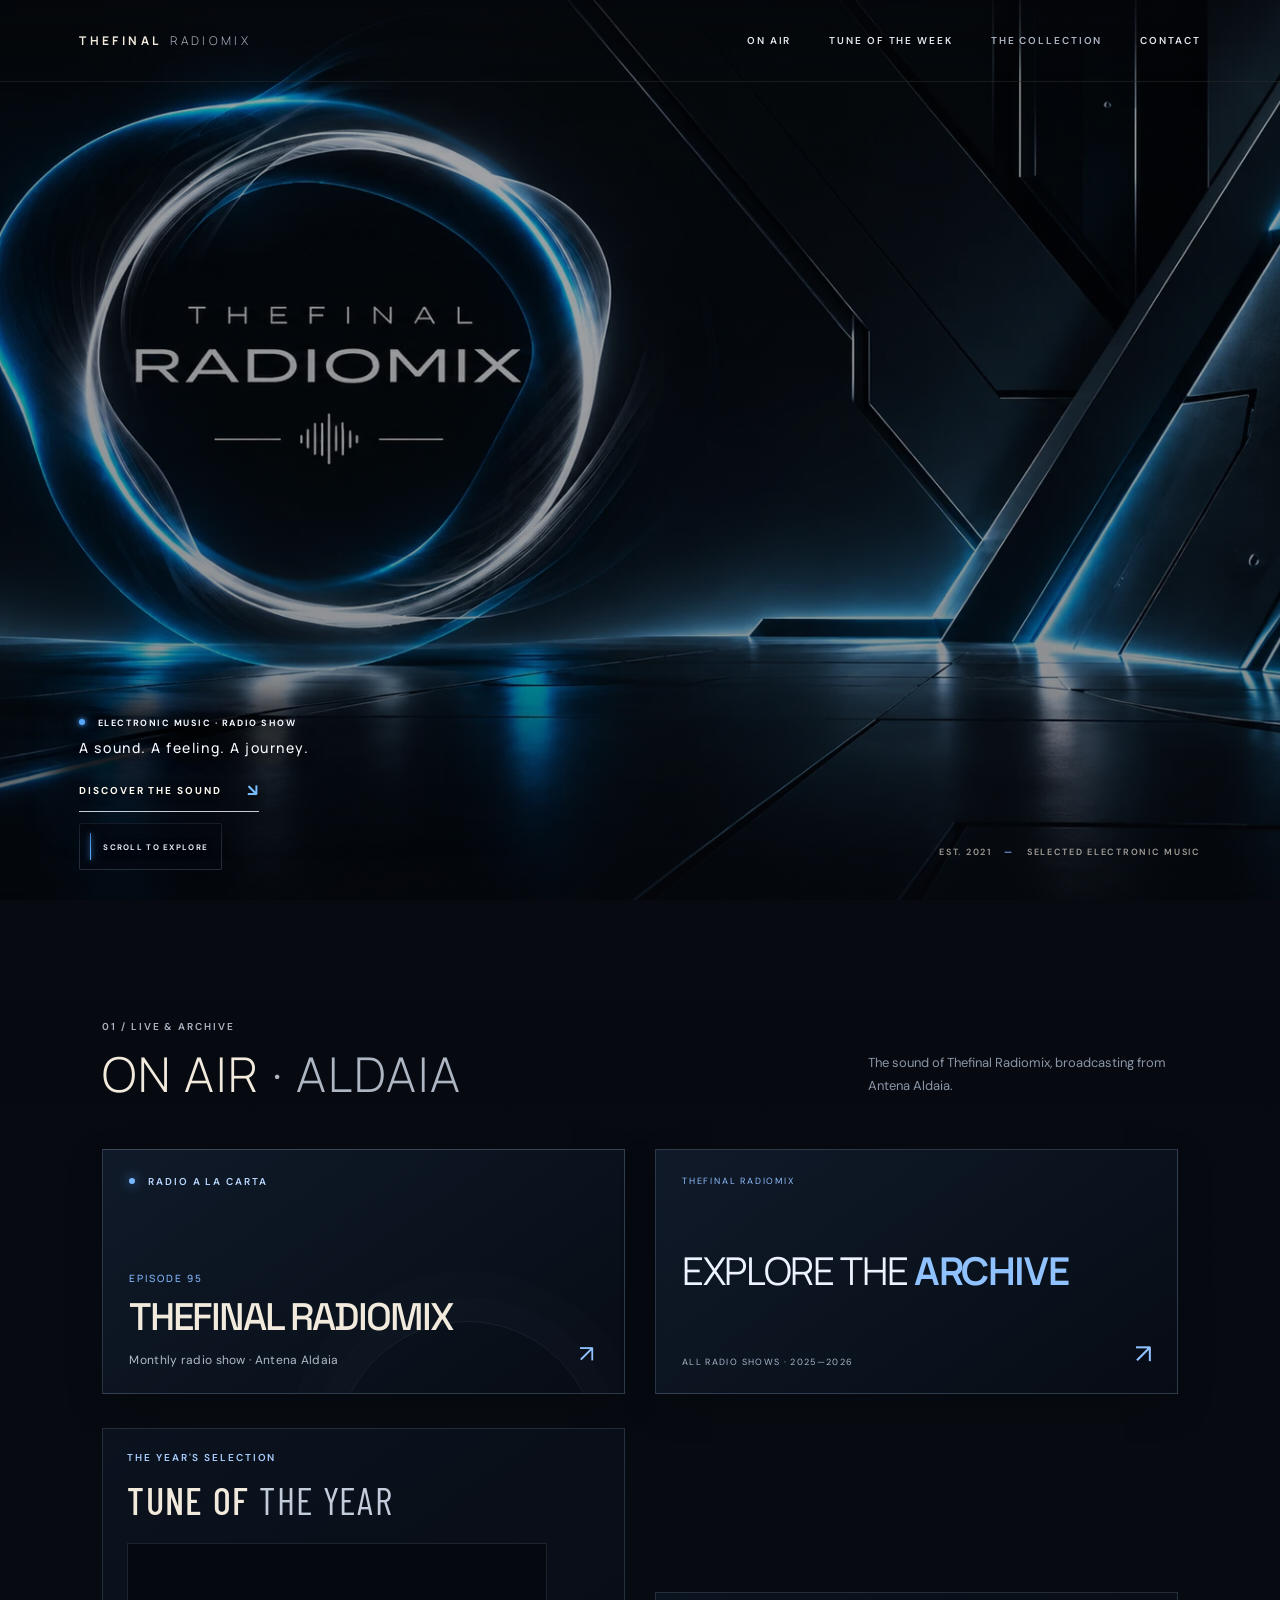
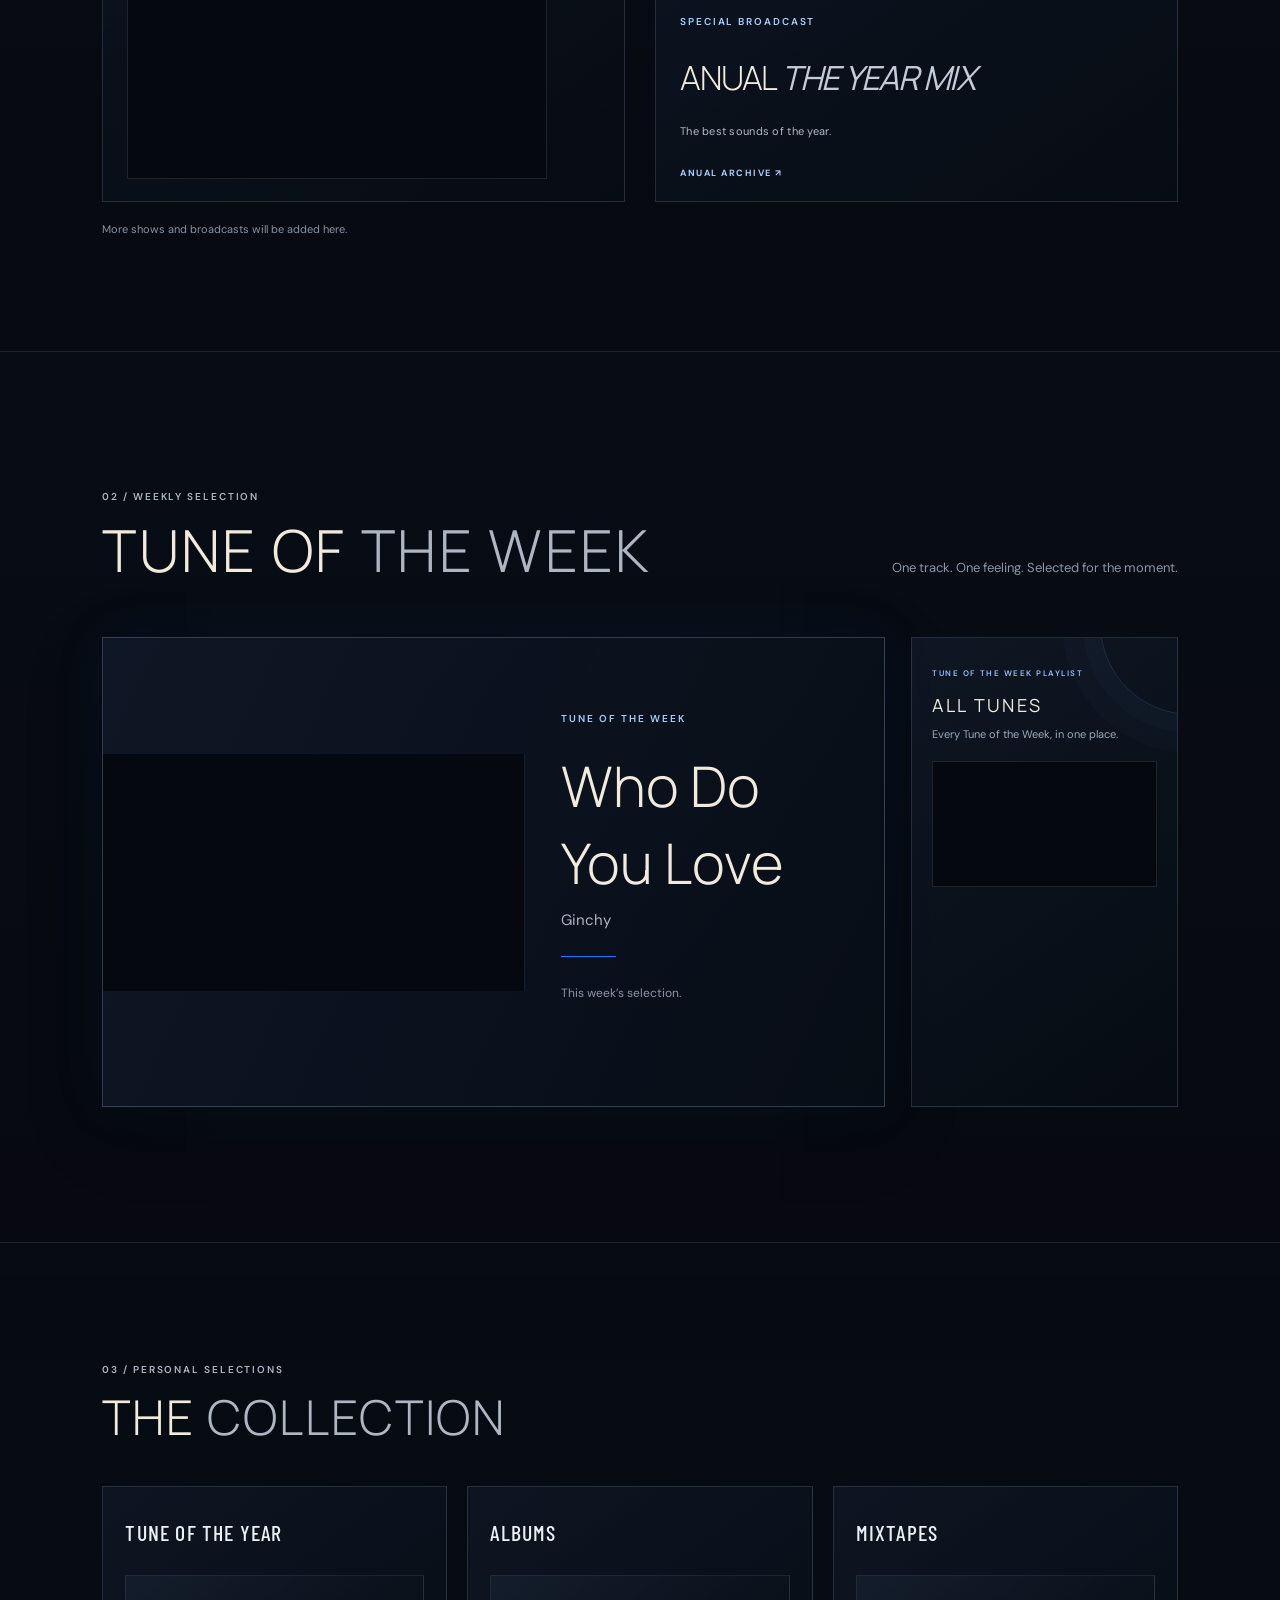
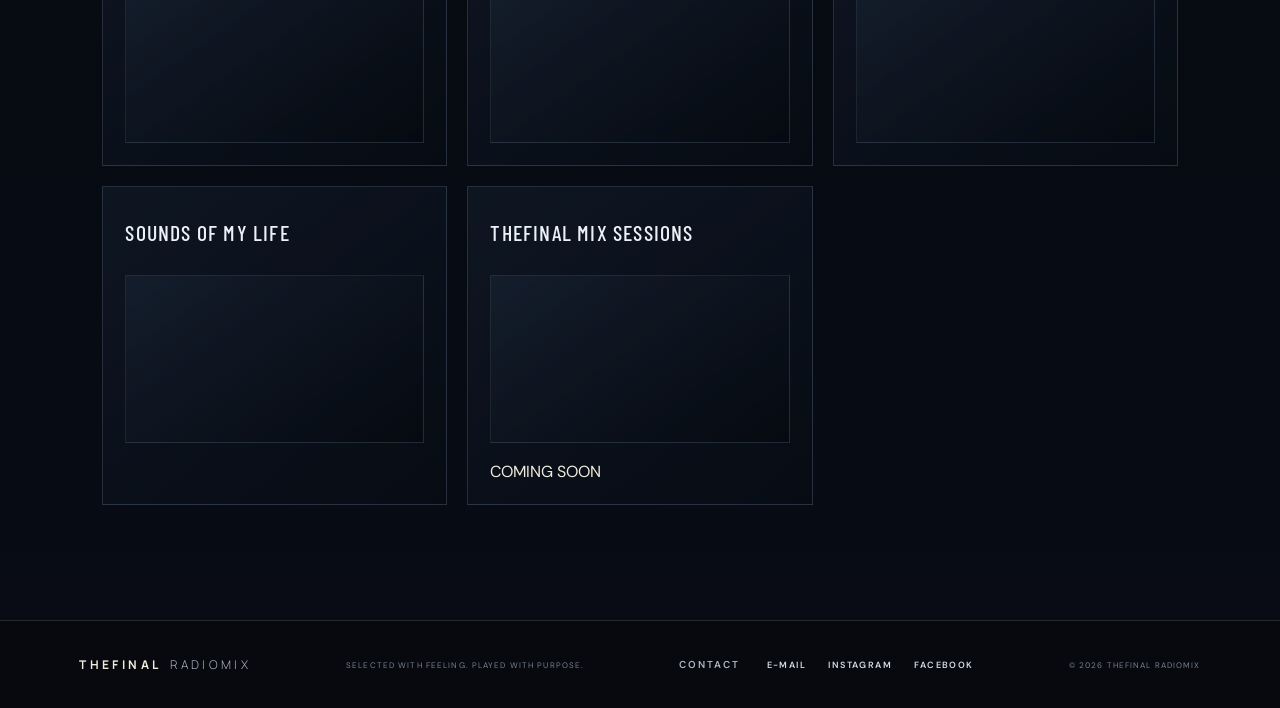
<file: index.html>
<!doctype html>
<html lang="es">
<head>
  <meta charset="utf-8">
  <meta name="viewport" content="width=device-width, initial-scale=1">
  <meta name="theme-color" content="#080a10">
  <meta name="description" content="Thefinal Radiomix — electronic music, radio shows and carefully selected sounds.">
  <title>Thefinal Radiomix</title>
  <link rel="preconnect" href="https://fonts.googleapis.com">
  <link rel="preconnect" href="https://fonts.gstatic.com" crossorigin>
  <link href="https://fonts.googleapis.com/css2?family=DM+Sans:wght@400;500;600;700&family=Manrope:wght@300;400;500;600;700&family=Space+Grotesk:wght@400;500;600;700&family=Barlow+Condensed:wght@400;500;600&display=swap" rel="stylesheet">
  <link rel="stylesheet" href="styles.css?v=onair-cards-archive-clean-20261121">
  <script data-goatcounter="https://thefinalradiomix.goatcounter.com/count" async src="//gc.zgo.at/count.js"></script>
</head>
<body>
  <header class="site-header">
    <a class="wordmark" href="#top" aria-label="Thefinal Radiomix, inicio">THEFINAL<span>RADIOMIX</span></a>
    <button class="menu-toggle" aria-label="Abrir menú" aria-expanded="false"><span></span><span></span></button>
    <nav class="main-nav" aria-label="Navegación principal">
      <a href="#on-air">ON AIR</a>
      <a href="#tune">TUNE OF THE WEEK</a>
      <a class="nav-muted" href="#collection">THE COLLECTION</a>
      <a href="#contact">CONTACT</a>
    </nav>
  </header>

  <main id="top">
    <section class="hero" aria-label="Thefinal Radiomix">
      <div class="hero-image"></div>
      <div class="hero-shade"></div>
      <div class="hero-copy">
        <p class="eyebrow"><span class="live-dot"></span> ELECTRONIC MUSIC · RADIO SHOW</p>
        <p class="hero-tagline">A sound. A feeling. A journey.</p>
        <a class="discover-link" href="#on-air">DISCOVER THE SOUND <span>↘</span></a>
      </div>
      <div class="hero-index">EST. 2021 <span>—</span> SELECTED ELECTRONIC MUSIC</div>
      <div class="scroll-cue"><span></span> SCROLL TO EXPLORE</div>
    </section>

    <section class="section on-air-section" id="on-air">
      <div class="section-heading">
        <div><p class="eyebrow">01 / LIVE &amp; ARCHIVE</p><h2>ON AIR <em>· ALDAIA</em></h2></div>
        <p class="section-intro">The sound of Thefinal Radiomix, broadcasting from Antena Aldaia.</p>
      </div>
      <div class="air-grid">
        <div class="air-main-column">
          <a class="air-card main-card" href="https://www.antenaaldaia.com/radiocarta/68/radiomix/" target="_blank" rel="noopener">
          <div class="card-kicker"><span class="live-dot"></span> RADIO A LA CARTA</div>
          <div><p class="card-number" id="episode-number">EPISODE 95</p><h3>THEFINAL RADIOMIX</h3><p class="card-description">Monthly radio show · Antena Aldaia</p></div>
          <span class="card-arrow">↗</span>
        </a>
          <a class="air-card archive-feature-link" href="archive.html">
            <span class="archive-feature-kicker">THEFINAL RADIOMIX</span>
            <span class="archive-feature-title">EXPLORE THE <strong>ARCHIVE</strong></span>
            <span class="archive-feature-detail">ALL RADIO SHOWS · 2025—2026</span>
            <span class="archive-feature-arrow">↗</span>
          </a>
        </div>
        <div class="air-specials">
          <div class="air-card year-tune-card">
            <p class="eyebrow">THE YEAR'S SELECTION</p>
            <h3>TUNE OF <span>THE YEAR</span></h3>
            <div class="year-tune-player">
              <iframe src="https://www.youtube-nocookie.com/embed/VgqXSgn5HiU" title="Thefinal Radiomix — Tune of the Year" loading="lazy" referrerpolicy="strict-origin-when-cross-origin" allow="accelerometer; autoplay; clipboard-write; encrypted-media; gyroscope; picture-in-picture; web-share" allowfullscreen></iframe>
            </div>
          </div>
          <a class="air-card annual-card" href="https://www.antenaaldaia.com/programes/74/anual-extended/" target="_blank" rel="noopener">
            <p class="eyebrow">SPECIAL BROADCAST</p><h3>ANUAL <span>THE YEAR MIX</span></h3>
            <p class="card-description">The best sounds of the year.</p>
            <span class="text-link">ANUAL ARCHIVE ↗</span>
          </a>
        </div>
      </div>
      <p class="section-footnote">More shows and broadcasts will be added here.</p>
    </section>

    <section class="section tune-section" id="tune">
      <div class="section-heading">
        <div><p class="eyebrow">02 / WEEKLY SELECTION</p><h2>TUNE OF <em>THE WEEK</em></h2></div>
        <p class="section-intro">One track. One feeling. Selected for the moment.</p>
      </div>
      <div class="tune-layout">
        <article class="tune-feature">
          <div class="tune-player">
            <iframe
              src="https://www.youtube-nocookie.com/embed/4vq8flvV15I"
              title="Ginchy – Who Do You Love | Thefinal Radiomix Tune of the Week"
              loading="lazy"
              referrerpolicy="strict-origin-when-cross-origin"
              allow="accelerometer; autoplay; clipboard-write; encrypted-media; gyroscope; picture-in-picture; web-share"
              allowfullscreen></iframe>
          </div>
          <div class="tune-info">
            <p class="eyebrow">TUNE OF THE WEEK</p>
            <h3>Who Do You Love</h3>
            <p class="tune-artist">Ginchy</p>
            <div class="tune-divider"></div>
            <p class="tune-note">This week’s selection.</p>
          </div>
        </article>
        <aside class="tune-playlist">
          <p class="eyebrow">TUNE OF THE WEEK PLAYLIST</p>
          <h3>ALL TUNES</h3>
          <p>Every Tune of the Week, in one place.</p>
          <div class="playlist-player">
            <iframe
              src="https://www.youtube-nocookie.com/embed/videoseries?list=PLd8yQqeQqSI4"
              title="Thefinal Radiomix — Tune of the Week playlist"
              loading="lazy"
              referrerpolicy="strict-origin-when-cross-origin"
              allow="accelerometer; autoplay; clipboard-write; encrypted-media; gyroscope; picture-in-picture; web-share"
              allowfullscreen></iframe>
          </div>
        </aside>
      </div>
    </section>


    <section class="section collection-section" id="collection">
      <div class="section-heading">
        <div><p class="eyebrow">03 / PERSONAL SELECTIONS</p><h2>THE <em>COLLECTION</em></h2></div>
      </div>
      <div class="collection-grid">
        <article class="collection-card">
          <h3>TUNE OF THE YEAR</h3>
          <div class="collection-card-media">
            <iframe src="https://www.youtube-nocookie.com/embed/videoseries?list=PLL8OHLHF6DOo" title="Thefinal Radiomix — Tune of the Year playlist" loading="lazy" referrerpolicy="strict-origin-when-cross-origin" allow="accelerometer; autoplay; clipboard-write; encrypted-media; gyroscope; picture-in-picture; web-share" allowfullscreen></iframe>
          </div>
        </article>
        <article class="collection-card">
          <h3>ALBUMS</h3>
          <div class="collection-card-media" aria-hidden="true"></div>
        </article>
        <article class="collection-card">
          <h3>MIXTAPES</h3>
          <div class="collection-card-media" aria-hidden="true"></div>
        </article>
        <article class="collection-card">
          <h3>SOUNDS OF MY LIFE</h3>
          <div class="collection-card-media">
            <iframe src="https://www.youtube-nocookie.com/embed/videoseries?list=PLIMyrh45k-b4" title="Thefinal Radiomix — Sounds of My Life playlist" loading="lazy" referrerpolicy="strict-origin-when-cross-origin" allow="accelerometer; autoplay; clipboard-write; encrypted-media; gyroscope; picture-in-picture; web-share" allowfullscreen></iframe>
          </div>
        </article>
        <article class="collection-card">
          <h3>THEFINAL MIX SESSIONS</h3>
          <div class="collection-card-media" aria-hidden="true"></div>
          <span class="collection-coming-soon">COMING SOON</span>
        </article>
      </div>
    </section>

  </main>

  <footer class="site-footer" id="contact">
    <a class="wordmark" href="#top">THEFINAL<span>RADIOMIX</span></a>
    <p>SELECTED WITH FEELING. PLAYED WITH PURPOSE.</p>
    <div class="footer-contact">
      <span class="eyebrow">CONTACT</span>
      <a href="mailto:thefinalradiomix@gmail.com">E-MAIL</a>
      <a href="https://www.instagram.com/thefinalradiomix/" target="_blank" rel="noopener">INSTAGRAM</a>
      <a href="https://www.facebook.com/Thefinalradiomix" target="_blank" rel="noopener">FACEBOOK</a>
    </div>
    <span>© <span id="year">2026</span> THEFINAL RADIOMIX</span>
  </footer>
  <script src="script.js?v=episode-first-saturday-20261110"></script>
</body>
</html>
</file>
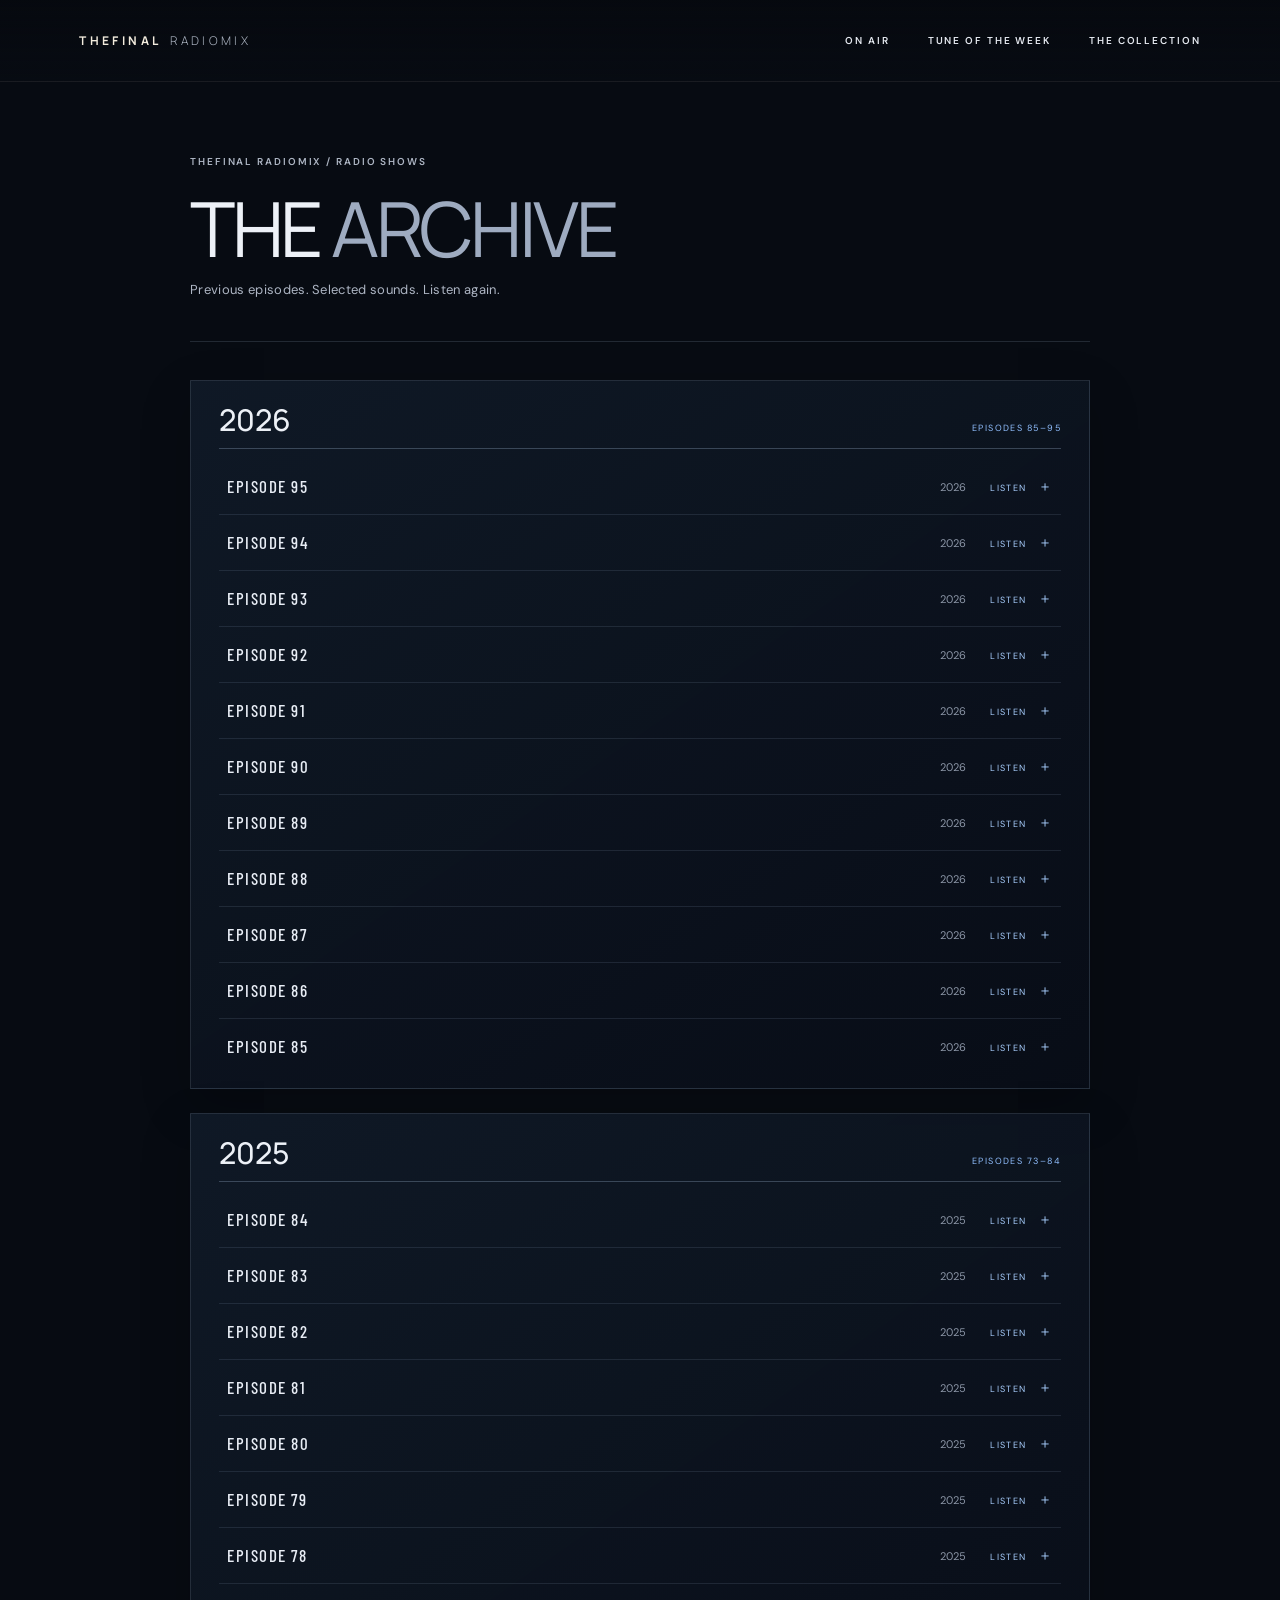
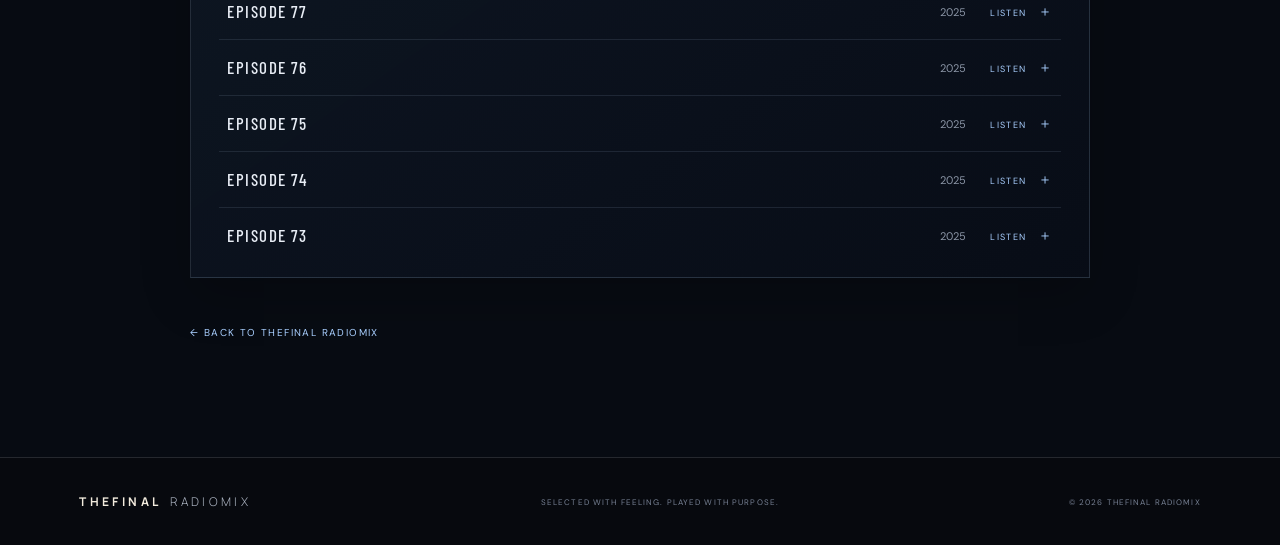
<file: archive.html>
<!doctype html>
<html lang="en">
<head>
  <meta charset="utf-8">
  <meta name="viewport" content="width=device-width, initial-scale=1">
  <meta name="theme-color" content="#080a10">
  <meta name="description" content="Thefinal Radiomix — archive of radio shows and selected electronic music.">
  <title>Archive | Thefinal Radiomix</title>
  <link rel="preconnect" href="https://fonts.googleapis.com">
  <link rel="preconnect" href="https://fonts.gstatic.com" crossorigin>
  <link href="https://fonts.googleapis.com/css2?family=DM+Sans:wght@400;500;600;700&family=Manrope:wght@300;400;500;600;700&family=Space+Grotesk:wght@400;500;600;700&family=Barlow+Condensed:wght@400;500;600&display=swap" rel="stylesheet">
  <link rel="stylesheet" href="styles.css?v=archive-20261121">
  <script data-goatcounter="https://thefinalradiomix.goatcounter.com/count" async src="//gc.zgo.at/count.js"></script>
</head>
<body class="archive-page">
  <header class="site-header archive-header">
    <a class="wordmark" href="index.html" aria-label="Thefinal Radiomix, home">THEFINAL<span>RADIOMIX</span></a>
    <nav class="main-nav" aria-label="Main navigation">
      <a href="index.html#on-air">ON AIR</a>
      <a href="index.html#tune">TUNE OF THE WEEK</a>
      <a href="index.html#collection">THE COLLECTION</a>
    </nav>
  </header>
  <main class="archive-main">
    <div class="archive-heading">
      <p class="eyebrow">THEFINAL RADIOMIX / RADIO SHOWS</p>
      <h1>THE <em>ARCHIVE</em></h1>
      <p>Previous episodes. Selected sounds. Listen again.</p>
    </div>
    <section class="archive-year">
      <div class="archive-year-heading"><h2>2026</h2><span>EPISODES 85–95</span></div>
      <details class="archive-episode">
          <summary><span class="archive-episode-number">EPISODE 95</span><span class="archive-episode-year">2026</span><span class="archive-play-label">LISTEN <b>＋</b></span></summary>
          <div class="archive-episode-content">
            <audio controls preload="none">
              <source src="https://pub-616504d46be64abcbc554348d4d78fc3.r2.dev/RADIOMIX2026/radiomix95-128.mp3" type="audio/mpeg">
              Your browser does not support audio playback.
            </audio>
          </div>
        </details>
        <details class="archive-episode">
          <summary><span class="archive-episode-number">EPISODE 94</span><span class="archive-episode-year">2026</span><span class="archive-play-label">LISTEN <b>＋</b></span></summary>
          <div class="archive-episode-content">
            <audio controls preload="none">
              <source src="https://pub-616504d46be64abcbc554348d4d78fc3.r2.dev/RADIOMIX2026/radiomix94-128.mp3" type="audio/mpeg">
              Your browser does not support audio playback.
            </audio>
          </div>
        </details>
        <details class="archive-episode">
          <summary><span class="archive-episode-number">EPISODE 93</span><span class="archive-episode-year">2026</span><span class="archive-play-label">LISTEN <b>＋</b></span></summary>
          <div class="archive-episode-content">
            <audio controls preload="none">
              <source src="https://pub-616504d46be64abcbc554348d4d78fc3.r2.dev/RADIOMIX2026/radiomix93-128.mp3" type="audio/mpeg">
              Your browser does not support audio playback.
            </audio>
          </div>
        </details>
        <details class="archive-episode">
          <summary><span class="archive-episode-number">EPISODE 92</span><span class="archive-episode-year">2026</span><span class="archive-play-label">LISTEN <b>＋</b></span></summary>
          <div class="archive-episode-content">
            <audio controls preload="none">
              <source src="https://pub-616504d46be64abcbc554348d4d78fc3.r2.dev/RADIOMIX2026/radiomix92-128.mp3" type="audio/mpeg">
              Your browser does not support audio playback.
            </audio>
          </div>
        </details>
        <details class="archive-episode">
          <summary><span class="archive-episode-number">EPISODE 91</span><span class="archive-episode-year">2026</span><span class="archive-play-label">LISTEN <b>＋</b></span></summary>
          <div class="archive-episode-content">
            <audio controls preload="none">
              <source src="https://pub-616504d46be64abcbc554348d4d78fc3.r2.dev/RADIOMIX2026/radiomix91-128.mp3" type="audio/mpeg">
              Your browser does not support audio playback.
            </audio>
          </div>
        </details>
        <details class="archive-episode">
          <summary><span class="archive-episode-number">EPISODE 90</span><span class="archive-episode-year">2026</span><span class="archive-play-label">LISTEN <b>＋</b></span></summary>
          <div class="archive-episode-content">
            <audio controls preload="none">
              <source src="https://pub-616504d46be64abcbc554348d4d78fc3.r2.dev/RADIOMIX2026/radiomix90-128.mp3" type="audio/mpeg">
              Your browser does not support audio playback.
            </audio>
          </div>
        </details>
        <details class="archive-episode">
          <summary><span class="archive-episode-number">EPISODE 89</span><span class="archive-episode-year">2026</span><span class="archive-play-label">LISTEN <b>＋</b></span></summary>
          <div class="archive-episode-content">
            <audio controls preload="none">
              <source src="https://pub-616504d46be64abcbc554348d4d78fc3.r2.dev/RADIOMIX2026/radiomix89-128.mp3" type="audio/mpeg">
              Your browser does not support audio playback.
            </audio>
          </div>
        </details>
        <details class="archive-episode">
          <summary><span class="archive-episode-number">EPISODE 88</span><span class="archive-episode-year">2026</span><span class="archive-play-label">LISTEN <b>＋</b></span></summary>
          <div class="archive-episode-content">
            <audio controls preload="none">
              <source src="https://pub-616504d46be64abcbc554348d4d78fc3.r2.dev/RADIOMIX2026/radiomix88-128.mp3" type="audio/mpeg">
              Your browser does not support audio playback.
            </audio>
          </div>
        </details>
        <details class="archive-episode">
          <summary><span class="archive-episode-number">EPISODE 87</span><span class="archive-episode-year">2026</span><span class="archive-play-label">LISTEN <b>＋</b></span></summary>
          <div class="archive-episode-content">
            <audio controls preload="none">
              <source src="https://pub-616504d46be64abcbc554348d4d78fc3.r2.dev/RADIOMIX2026/radiomix87-128.mp3" type="audio/mpeg">
              Your browser does not support audio playback.
            </audio>
          </div>
        </details>
        <details class="archive-episode">
          <summary><span class="archive-episode-number">EPISODE 86</span><span class="archive-episode-year">2026</span><span class="archive-play-label">LISTEN <b>＋</b></span></summary>
          <div class="archive-episode-content">
            <audio controls preload="none">
              <source src="https://pub-616504d46be64abcbc554348d4d78fc3.r2.dev/RADIOMIX2026/radiomix86-128.mp3" type="audio/mpeg">
              Your browser does not support audio playback.
            </audio>
          </div>
        </details>
        <details class="archive-episode">
          <summary><span class="archive-episode-number">EPISODE 85</span><span class="archive-episode-year">2026</span><span class="archive-play-label">LISTEN <b>＋</b></span></summary>
          <div class="archive-episode-content">
            <audio controls preload="none">
              <source src="https://pub-616504d46be64abcbc554348d4d78fc3.r2.dev/RADIOMIX2026/radiomix85-128.mp3" type="audio/mpeg">
              Your browser does not support audio playback.
            </audio>
          </div>
        </details>
    </section>
    <section class="archive-year">
      <div class="archive-year-heading"><h2>2025</h2><span>EPISODES 73–84</span></div>
      <details class="archive-episode">
          <summary><span class="archive-episode-number">EPISODE 84</span><span class="archive-episode-year">2025</span><span class="archive-play-label">LISTEN <b>＋</b></span></summary>
          <div class="archive-episode-content">
            <audio controls preload="none">
              <source src="https://pub-616504d46be64abcbc554348d4d78fc3.r2.dev/RADIOMIX2025/radiomix84-128.mp3" type="audio/mpeg">
              Your browser does not support audio playback.
            </audio>
          </div>
        </details>
        <details class="archive-episode">
          <summary><span class="archive-episode-number">EPISODE 83</span><span class="archive-episode-year">2025</span><span class="archive-play-label">LISTEN <b>＋</b></span></summary>
          <div class="archive-episode-content">
            <audio controls preload="none">
              <source src="https://pub-616504d46be64abcbc554348d4d78fc3.r2.dev/RADIOMIX2025/radiomix83-128.mp3" type="audio/mpeg">
              Your browser does not support audio playback.
            </audio>
          </div>
        </details>
        <details class="archive-episode">
          <summary><span class="archive-episode-number">EPISODE 82</span><span class="archive-episode-year">2025</span><span class="archive-play-label">LISTEN <b>＋</b></span></summary>
          <div class="archive-episode-content">
            <audio controls preload="none">
              <source src="https://pub-616504d46be64abcbc554348d4d78fc3.r2.dev/RADIOMIX2025/radiomix82-128.mp3" type="audio/mpeg">
              Your browser does not support audio playback.
            </audio>
          </div>
        </details>
        <details class="archive-episode">
          <summary><span class="archive-episode-number">EPISODE 81</span><span class="archive-episode-year">2025</span><span class="archive-play-label">LISTEN <b>＋</b></span></summary>
          <div class="archive-episode-content">
            <audio controls preload="none">
              <source src="https://pub-616504d46be64abcbc554348d4d78fc3.r2.dev/RADIOMIX2025/radiomix81-128.mp3" type="audio/mpeg">
              Your browser does not support audio playback.
            </audio>
          </div>
        </details>
        <details class="archive-episode">
          <summary><span class="archive-episode-number">EPISODE 80</span><span class="archive-episode-year">2025</span><span class="archive-play-label">LISTEN <b>＋</b></span></summary>
          <div class="archive-episode-content">
            <audio controls preload="none">
              <source src="https://pub-616504d46be64abcbc554348d4d78fc3.r2.dev/RADIOMIX2025/radiomix80-128.mp3" type="audio/mpeg">
              Your browser does not support audio playback.
            </audio>
          </div>
        </details>
        <details class="archive-episode">
          <summary><span class="archive-episode-number">EPISODE 79</span><span class="archive-episode-year">2025</span><span class="archive-play-label">LISTEN <b>＋</b></span></summary>
          <div class="archive-episode-content">
            <audio controls preload="none">
              <source src="https://pub-616504d46be64abcbc554348d4d78fc3.r2.dev/RADIOMIX2025/radiomix79-128.mp3" type="audio/mpeg">
              Your browser does not support audio playback.
            </audio>
          </div>
        </details>
        <details class="archive-episode">
          <summary><span class="archive-episode-number">EPISODE 78</span><span class="archive-episode-year">2025</span><span class="archive-play-label">LISTEN <b>＋</b></span></summary>
          <div class="archive-episode-content">
            <audio controls preload="none">
              <source src="https://pub-616504d46be64abcbc554348d4d78fc3.r2.dev/RADIOMIX2025/radiomix78-128.mp3" type="audio/mpeg">
              Your browser does not support audio playback.
            </audio>
          </div>
        </details>
        <details class="archive-episode">
          <summary><span class="archive-episode-number">EPISODE 77</span><span class="archive-episode-year">2025</span><span class="archive-play-label">LISTEN <b>＋</b></span></summary>
          <div class="archive-episode-content">
            <audio controls preload="none">
              <source src="https://pub-616504d46be64abcbc554348d4d78fc3.r2.dev/RADIOMIX2025/radiomix77-128.mp3" type="audio/mpeg">
              Your browser does not support audio playback.
            </audio>
          </div>
        </details>
        <details class="archive-episode">
          <summary><span class="archive-episode-number">EPISODE 76</span><span class="archive-episode-year">2025</span><span class="archive-play-label">LISTEN <b>＋</b></span></summary>
          <div class="archive-episode-content">
            <audio controls preload="none">
              <source src="https://pub-616504d46be64abcbc554348d4d78fc3.r2.dev/RADIOMIX2025/radiomix76-128.mp3" type="audio/mpeg">
              Your browser does not support audio playback.
            </audio>
          </div>
        </details>
        <details class="archive-episode">
          <summary><span class="archive-episode-number">EPISODE 75</span><span class="archive-episode-year">2025</span><span class="archive-play-label">LISTEN <b>＋</b></span></summary>
          <div class="archive-episode-content">
            <audio controls preload="none">
              <source src="https://pub-616504d46be64abcbc554348d4d78fc3.r2.dev/RADIOMIX2025/radiomix75-128.mp3" type="audio/mpeg">
              Your browser does not support audio playback.
            </audio>
          </div>
        </details>
        <details class="archive-episode">
          <summary><span class="archive-episode-number">EPISODE 74</span><span class="archive-episode-year">2025</span><span class="archive-play-label">LISTEN <b>＋</b></span></summary>
          <div class="archive-episode-content">
            <audio controls preload="none">
              <source src="https://pub-616504d46be64abcbc554348d4d78fc3.r2.dev/RADIOMIX2025/radiomix74-128.mp3" type="audio/mpeg">
              Your browser does not support audio playback.
            </audio>
          </div>
        </details>
        <details class="archive-episode">
          <summary><span class="archive-episode-number">EPISODE 73</span><span class="archive-episode-year">2025</span><span class="archive-play-label">LISTEN <b>＋</b></span></summary>
          <div class="archive-episode-content">
            <audio controls preload="none">
              <source src="https://pub-616504d46be64abcbc554348d4d78fc3.r2.dev/RADIOMIX2025/radiomix73-128.mp3" type="audio/mpeg">
              Your browser does not support audio playback.
            </audio>
          </div>
        </details>
    </section>
    <p class="archive-back"><a href="index.html#on-air">← BACK TO THEFINAL RADIOMIX</a></p>
  </main>
  <footer class="site-footer archive-footer">
    <a class="wordmark" href="index.html">THEFINAL<span>RADIOMIX</span></a>
    <p>SELECTED WITH FEELING. PLAYED WITH PURPOSE.</p>
    <span>© 2026 THEFINAL RADIOMIX</span>
  </footer>
</body>
</html>
</file>
<file: styles.css>
:root{--ink:#080a10;--panel:#10151e;--graphite:#343a46;--titanium:#aeb6c4;--blue:#1677ff;--linen:#f2ebdd;--muted:#8c96a7;--line:rgba(174,182,196,.18)}
*{box-sizing:border-box}html{scroll-behavior:smooth;scroll-padding-top:88px}html{background:var(--ink)}body{margin:0;background:transparent;color:var(--linen);font-family:"DM Sans",sans-serif}body::before{content:"";position:fixed;inset:0;z-index:-1;background-image:linear-gradient(180deg,rgba(5,8,14,.20),rgba(5,8,14,.48)),url("assets/hero-platinum.webp");background-size:cover;background-position:center center;background-repeat:no-repeat;pointer-events:none}a{color:inherit;text-decoration:none}.site-header{height:82px;padding:0 6.2%;display:flex;align-items:center;justify-content:space-between;position:absolute;inset:0 0 auto;z-index:10;border-bottom:1px solid rgba(255,255,255,.08);background:linear-gradient(180deg,rgba(5,7,12,.55),transparent)}.wordmark{font-family:Manrope,sans-serif;font-size:12px;letter-spacing:.28em;font-weight:700;display:flex;gap:9px;align-items:center}.wordmark span{font-weight:300;color:var(--titanium)}.main-nav{display:flex;gap:38px;align-items:center}.main-nav a,.eyebrow,.hero-index,.scroll-cue,.discover-link,.card-kicker,.text-link,.primary-link,.secondary-link,.coming-soon{font-size:10px;letter-spacing:.19em;font-weight:600}.main-nav a{color:#e4e8ef;transition:color .2s}.main-nav a:hover,.main-nav .nav-muted{color:var(--titanium)}.menu-toggle{display:none}
.hero{height:min(900px,100svh);min-height:680px;position:relative;display:flex;align-items:center;overflow:hidden;background:transparent}.hero-image{display:none}.hero-shade{position:absolute;inset:0;background:linear-gradient(90deg,rgba(5,7,12,.08),rgba(5,7,12,.04) 48%,rgba(5,7,12,.08)),linear-gradient(0deg,rgba(5,7,12,.48),transparent 25%,rgba(5,7,12,.16))}.hero-copy{position:relative;z-index:2;margin-left:4.2%;margin-top:30px;max-width:420px}.eyebrow{color:var(--titanium);margin:0 0 23px}.live-dot{display:inline-block;width:6px;height:6px;border-radius:50%;background:#7bb7ff;box-shadow:0 0 12px #58a4ff;margin-right:9px;vertical-align:1px}.hero h1{font-family:Manrope,sans-serif;font-weight:300;letter-spacing:.02em;line-height:.94;font-size:clamp(48px,6.4vw,88px);margin:0;text-shadow:0 3px 24px rgba(0,0,0,.25)}.hero h1 span{display:block;font-size:.28em;letter-spacing:.52em;font-weight:500;margin:0 0 17px 7px}.wave-rule{display:flex;align-items:center;gap:17px;width:180px;margin:29px 0 18px 5px}.wave-rule i{height:1px;background:rgba(242,235,221,.8);flex:1}.wave-rule b{width:35px;height:28px;display:block;background:linear-gradient(90deg,transparent 0 8%,var(--linen) 8% 13%,transparent 13% 22%,var(--linen) 22% 29%,transparent 29% 39%,var(--linen) 39% 47%,transparent 47% 55%,var(--linen) 55% 63%,transparent 63% 73%,var(--linen) 73% 80%,transparent 80%)}.hero-tagline{font-family:Manrope,sans-serif;color:#d4d9e1;font-size:14px;letter-spacing:.12em;margin:0 0 40px}.discover-link{display:inline-flex;gap:25px;align-items:center;padding:15px 0;border-bottom:1px solid rgba(242,235,221,.55)}.discover-link span{font-size:17px;color:#8fc2ff}.hero-index{position:absolute;right:6.2%;bottom:42px;color:rgba(242,235,221,.65);font-size:9px}.hero-index span{padding:0 9px;color:#7fbaff}.scroll-cue{position:absolute;left:6.2%;bottom:39px;color:rgba(242,235,221,.6);font-size:8px;display:flex;align-items:center;gap:12px}.scroll-cue span{height:27px;width:1px;background:var(--blue)}
.section{padding:120px 8% 115px}
.on-air-section{background:linear-gradient(180deg,rgba(7,11,18,.62),rgba(7,11,18,.72))}
.section-heading{display:flex;justify-content:space-between;align-items:end;gap:35px;margin-bottom:48px}
.section-heading .eyebrow{margin-bottom:15px}
.section h2{font:300 clamp(30px,4vw,48px)/1.1 Manrope,sans-serif;letter-spacing:.04em;margin:0}
.section h2 em{font-style:normal;color:var(--titanium)}
.section-intro{max-width:310px;color:var(--muted);font-size:13px;line-height:1.8;margin:0 0 3px}
.air-grid{display:grid;grid-template-columns:1.25fr .75fr;gap:0;align-items:stretch}
.air-card{
  min-height:280px;
  position:relative;
  padding:27px 34px 25px 0;
  overflow:hidden;
  border:0;
  border-top:1px solid rgba(174,196,225,.32);
  display:flex;
  flex-direction:column;
  justify-content:space-between;
  background:transparent;
  transition:border-color .25s,transform .25s;
}
.air-card:hover{border-color:rgba(117,174,255,.85);transform:translateY(-2px)}
.main-card{background:radial-gradient(ellipse at 72% 88%,rgba(22,119,255,.13),transparent 52%)}
.main-card:after{content:"";position:absolute;width:260px;height:260px;border:1px solid rgba(95,158,255,.13);border-radius:50%;right:8%;bottom:-190px;box-shadow:0 0 0 24px rgba(95,158,255,.018),0 0 0 50px rgba(95,158,255,.014);pointer-events:none}
.card-kicker{color:#b9d8ff}
.card-number{font:500 10px Manrope;color:#80b9ff;letter-spacing:.2em;margin:0 0 13px}
.air-card h3{font:300 clamp(32px,4vw,52px)/.98 Manrope,sans-serif;letter-spacing:.075em;margin:0 0 17px}
.card-description{font-size:12px;color:#b0bac9;margin:0;letter-spacing:.025em}
.card-arrow{position:absolute;right:30px;bottom:24px;font-size:24px;color:#91c2ff;transition:transform .2s}
.air-card:hover .card-arrow{transform:translate(3px,-3px)}
.annual-card{padding:27px 0 25px 38px;border-left:1px solid rgba(174,196,225,.2);background:linear-gradient(90deg,rgba(10,16,26,.18),transparent)}
.annual-card h3{font-size:clamp(27px,3vw,38px);letter-spacing:.055em;margin:30px 0 17px}
.annual-card h3 span{color:#c2ccda}
.annual-card .eyebrow{margin:0;color:#a9cfff}
.text-link{font-size:9px;color:#a9cfff;margin-top:24px;letter-spacing:.17em}
.section-footnote{font-size:11px;color:#8793a5;margin:20px 0 0}
.tune-section{background:rgba(7,10,16,.68)}.tune-feature{display:grid;grid-template-columns:1fr 1fr;min-height:410px;border:1px solid var(--line);background:#0e131c}.tune-art{position:relative;overflow:hidden;min-height:380px;background:radial-gradient(circle at 50% 48%,#1b314b 0,#101c2d 33%,#090e17 72%)}.tune-art:before,.tune-art:after{content:"";position:absolute;border:1px solid rgba(111,179,255,.38);border-radius:50%;width:390px;height:390px;left:50%;top:50%;transform:translate(-50%,-50%) rotate(-24deg)}.tune-art:after{width:300px;height:300px;border-color:rgba(242,235,221,.23);transform:translate(-50%,-50%) rotate(38deg)}.art-orbit{position:absolute;left:50%;top:50%;width:470px;height:210px;border:1px solid rgba(22,119,255,.45);border-radius:50%;transform:translate(-50%,-50%) rotate(-38deg);box-shadow:0 0 25px rgba(22,119,255,.12)}.orbit-two{width:420px;height:170px;border-color:rgba(174,182,196,.35);transform:translate(-50%,-50%) rotate(42deg)}.art-label{position:absolute;z-index:2;inset:0;display:flex;align-items:center;justify-content:center;flex-direction:column;text-align:center;font-size:9px;letter-spacing:.25em;color:#cbd6e6;line-height:2}.art-label strong{font-size:23px;font-weight:300;letter-spacing:.18em}.art-label span{margin-top:17px;color:#8297b4;font-size:8px}.tune-info{padding:55px 9%;display:flex;align-items:flex-start;flex-direction:column;justify-content:center}.tune-info .eyebrow{margin-bottom:22px}.tune-info h3{font:300 clamp(32px,4vw,47px) Manrope;margin:0 0 9px}.tune-artist{font-size:14px;color:var(--titanium);margin:0}.tune-divider{height:1px;width:55px;background:var(--blue);margin:26px 0}.tune-note{font-size:12px;color:var(--muted);line-height:1.8;margin:0 0 27px}.primary-link{background:#e7edf6;color:#101722;padding:15px 19px;font-size:9px;letter-spacing:.13em;display:inline-flex;gap:22px;align-items:center}.primary-link span{font-size:15px}.secondary-link{font-size:9px;color:#9eb4d0;margin-top:21px;letter-spacing:.12em}
.future-section{padding:105px 8%;text-align:center;background:linear-gradient(180deg,rgba(10,15,23,.68),rgba(5,8,14,.82));border-top:1px solid var(--line)}.future-section .eyebrow{margin-bottom:20px}.future-section h2{font:300 clamp(34px,5vw,58px) Manrope;margin:0 0 15px}.future-section h2 span{color:#6eaeff}.future-section p:not(.eyebrow){font-size:12px;color:var(--muted);letter-spacing:.08em}.coming-soon{display:inline-block;margin-top:26px;border:1px solid var(--line);padding:10px 15px;color:#7f8ba0;font-size:8px}.site-footer{padding:35px 6.2%;display:flex;justify-content:space-between;align-items:center;gap:20px;border-top:1px solid var(--line);background:#07090e}.site-footer p,.site-footer>span{font-size:8px;letter-spacing:.14em;color:#778194;margin:0}
@media(max-width:760px){body::before{background-position:center top;background-size:auto 100%;}.site-header{height:68px;padding:0 6%}.wordmark{font-size:10px}.menu-toggle{display:flex;background:none;border:0;padding:8px;flex-direction:column;gap:6px}.menu-toggle span{width:22px;height:1px;background:var(--linen)}.main-nav{display:none;position:absolute;top:68px;left:0;right:0;background:rgba(7,10,16,.96);padding:25px 6%;flex-direction:column;align-items:flex-start;gap:22px;border-bottom:1px solid var(--line)}.main-nav.open{display:flex}.hero{min-height:690px;height:92svh}.hero-image{background-position:43% center}.hero-shade{background:linear-gradient(90deg,rgba(5,7,12,.38),rgba(5,7,12,.12)),linear-gradient(0deg,rgba(5,7,12,.65),transparent 45%)}.hero-copy{margin:15px 7% 0;max-width:88%}.hero h1{font-size:clamp(43px,12vw,68px)}.hero-index{right:7%;bottom:25px;font-size:7px}.scroll-cue{display:none}.section{padding:78px 7%}.section-heading{display:block;margin-bottom:30px}.section-intro{margin-top:18px}.air-grid{grid-template-columns:1fr}.air-card{min-height:245px;padding:25px 0;border-left:0}.annual-card{min-height:220px;border-top:1px solid rgba(174,196,225,.2);background:linear-gradient(180deg,rgba(10,16,26,.16),transparent)}.tune-feature{grid-template-columns:1fr}.tune-art{min-height:290px}.tune-info{padding:38px 8% 43px}.future-section{padding:75px 7%}.site-footer{padding:30px 7%;flex-wrap:wrap}.site-footer p{order:3;width:100%}}
@media(prefers-reduced-motion:reduce){html{scroll-behavior:auto}*,*:before,*:after{transition:none!important}}


/* Hero copy: high-contrast editorial treatment */
.hero-copy{
  position:absolute;
  left:6.2%;
  top:auto;
  bottom:88px;
  transform:none;
  width:min(430px,42vw);
  max-width:none;
  margin:0;
  display:flex;
  flex-direction:column;
  align-items:flex-start;
  text-align:left;
  isolation:isolate;
  text-shadow:0 2px 8px rgba(0,0,0,.95),0 0 22px rgba(0,0,0,.7);
}
.hero-copy::before{
  content:"";
  position:absolute;
  z-index:-1;
  inset:-20px -38px -18px -24px;
  background:linear-gradient(90deg,rgba(4,8,15,.78) 0%,rgba(4,8,15,.48) 68%,rgba(4,8,15,0) 100%);
  filter:blur(13px);
  pointer-events:none;
}
.hero-copy .eyebrow{
  color:#f2f6ff;
  font-size:9px;
  letter-spacing:.17em;
  font-weight:700;
  margin:0 0 9px;
}
.hero-copy .live-dot{
  background:#58aaff;
  box-shadow:0 0 5px #58aaff,0 0 16px rgba(52,151,255,.95);
}
.hero-tagline{
  color:#f4f7ff;
  font-size:14px;
  font-weight:500;
  letter-spacing:.11em;
  margin:0 0 12px;
}
.discover-link{
  color:#fffaf0;
  font-weight:700;
  text-shadow:0 2px 8px rgba(0,0,0,.95);
  justify-content:flex-start;
  padding:10px 0;
  border-bottom-color:rgba(242,247,255,.82);
}
.discover-link span{color:#79bdff}
.scroll-cue{
  left:6.2%;
  bottom:30px;
  color:#f2f6ff;
  font-weight:700;
  text-shadow:0 2px 8px rgba(0,0,0,.95);
  letter-spacing:.16em;
}
.scroll-cue span{background:#58aaff;box-shadow:0 0 5px #58aaff,0 0 14px rgba(52,151,255,.8)}
@media(max-width:760px){
  .hero-copy{
    left:7%;
    top:auto;
    bottom:105px;
    transform:none;
    width:86%;
    margin:0;
    max-width:none;
    align-items:flex-start;
    text-align:left;
  }
  .hero-copy::before{
    inset:-18px -20px -18px -16px;
    background:linear-gradient(90deg,rgba(4,8,15,.82),rgba(4,8,15,.5) 76%,rgba(4,8,15,0));
  }
  .hero-copy .eyebrow{font-size:8px;letter-spacing:.13em;margin-bottom:10px}
  .hero-tagline{font-size:12px;margin-bottom:14px}
  .discover-link{padding:12px 0}
  .scroll-cue{display:flex;left:7%;bottom:30px;font-size:7px}
  .hero-index{display:none}
}


/* Scroll cue: readable over the bright floor reflection */
.scroll-cue{
  padding:9px 13px 9px 10px;
  border:1px solid rgba(174,196,225,.2);
  border-radius:2px;
  background:linear-gradient(90deg,rgba(4,8,15,.88),rgba(4,8,15,.66));
  box-shadow:0 4px 18px rgba(0,0,0,.3);
  backdrop-filter:blur(5px);
}
@media(max-width:760px){
  .scroll-cue{padding:8px 11px 8px 9px}
}


/* ON AIR — balanced floating composition */
.air-grid{
  grid-template-columns:minmax(0,1.12fr) minmax(280px,.88fr);
  align-items:center;
  column-gap:clamp(34px,5vw,82px);
}
.air-card{
  min-height:0;
  border-top:0;
  transition:transform .3s ease,opacity .3s ease;
}
.main-card{
  min-height:230px;
  padding:25px 24px 25px 0;
  background:radial-gradient(ellipse at 70% 75%,rgba(22,119,255,.15),transparent 58%);
  border-top:1px solid rgba(174,196,225,.32);
  border-bottom:1px solid rgba(174,196,225,.16);
}
.main-card .card-kicker{margin-bottom:22px}
.main-card > div:nth-child(2){display:flex;flex-direction:column;align-items:flex-start}
.main-card .card-number{margin-bottom:12px}
.main-card h3{
  white-space:nowrap;
  font-size:clamp(29px,3.25vw,46px);
  letter-spacing:.045em;
  line-height:1.05;
  margin:0 0 14px;
}
.main-card:after{right:4%;bottom:-205px}
.annual-card{
  min-height:190px;
  padding:24px 0 24px 34px;
  border-left:1px solid rgba(174,196,225,.24);
  border-top:1px solid rgba(174,196,225,.2);
  border-bottom:1px solid rgba(174,196,225,.12);
  background:linear-gradient(110deg,rgba(13,22,35,.34),rgba(10,16,26,.04));
  transform:translateY(20px);
}
.annual-card:hover{transform:translateY(16px)}
.annual-card h3{
  font-size:clamp(25px,2.7vw,36px);
  line-height:1.02;
  margin:18px 0 13px;
}
.annual-card .card-description{font-size:11px}
.annual-card .text-link{margin-top:19px}
@media(max-width:900px) and (min-width:761px){
  .air-grid{column-gap:28px;grid-template-columns:minmax(0,1.05fr) minmax(250px,.95fr)}
  .main-card h3{font-size:clamp(27px,3.1vw,36px)}
  .annual-card{padding-left:25px}
}
@media(max-width:760px){
  .air-grid{display:grid;grid-template-columns:1fr;row-gap:28px}
  .main-card{min-height:205px;padding:23px 0 25px}
  .main-card h3{
    white-space:normal;
    font-size:clamp(32px,9vw,43px);
    line-height:1.02;
  }
  .annual-card{
    min-height:0;
    padding:23px 0 23px 22px;
    margin-left:13%;
    transform:translateY(0);
    border-left:1px solid rgba(174,196,225,.28);
    border-top:1px solid rgba(174,196,225,.2);
    border-bottom:1px solid rgba(174,196,225,.12);
  }
  .annual-card:hover{transform:translateY(-2px)}
  .annual-card h3{font-size:clamp(27px,7vw,34px);margin:17px 0 12px}
}


/* ON AIR — remove the blue card rim; keep platinum separators */
.air-card:hover{border-color:rgba(174,196,225,.32)}
.main-card{
  background:linear-gradient(180deg,rgba(13,20,31,.10),rgba(13,20,31,.02));
}
.main-card:after{
  border-color:rgba(174,182,196,.10);
  box-shadow:0 0 0 24px rgba(174,182,196,.012),0 0 0 50px rgba(174,182,196,.008);
}


/* ON AIR hierarchy — flagship show first, ANUAL as a lower special */
.air-grid{
  display:flex;
  flex-direction:column;
  align-items:stretch;
  gap:34px;
}
.main-card{
  width:100%;
  min-height:220px;
  padding:25px 28px 25px 0;
}
.annual-card{
  align-self:flex-end;
  width:min(510px,76%);
  min-height:0;
  padding:20px 0 20px 27px;
  margin:0 3% 0 0;
  transform:none;
  border-left:1px solid rgba(174,196,225,.22);
  border-top:1px solid rgba(174,196,225,.16);
  border-bottom:0;
  background:linear-gradient(100deg,rgba(13,22,35,.25),transparent);
}
.annual-card:hover{transform:translateY(-2px)}
.annual-card h3{margin:13px 0 10px}
.annual-card .text-link{margin-top:14px}

/* Tune of the Week — give the weekly selection a stronger editorial stage */
.tune-section{
  padding-top:138px;
  padding-bottom:135px;
  background:linear-gradient(180deg,rgba(8,13,22,.86),rgba(7,10,16,.82));
  border-top:1px solid rgba(174,196,225,.14);
}
.tune-section .section-heading{margin-bottom:55px}
.tune-section .section-heading h2{font-size:clamp(36px,5vw,58px)}
.tune-feature{
  grid-template-columns:1.08fr .92fr;
  min-height:470px;
  border:1px solid rgba(174,196,225,.25);
  background:linear-gradient(115deg,rgba(15,24,38,.96),rgba(8,13,22,.94));
  box-shadow:0 22px 70px rgba(0,0,0,.22),0 0 55px rgba(22,119,255,.07);
}
.tune-art{min-height:440px}
.tune-info{padding:60px 10%}
.tune-info h3{font-size:clamp(38px,4.5vw,56px)}
.tune-info .eyebrow{color:#a9cfff;letter-spacing:.2em}
.tune-artist{font-size:15px}
.primary-link{padding:17px 22px}
@media(max-width:760px){
  .air-grid{gap:27px}
  .main-card{min-height:200px;padding:22px 0 23px}
  .annual-card{
    width:87%;
    margin:0 0 0 auto;
    padding:19px 0 18px 20px;
  }
  .tune-section{padding-top:88px;padding-bottom:88px}
  .tune-section .section-heading{margin-bottom:34px}
  .tune-section .section-heading h2{font-size:clamp(32px,9vw,42px)}
  .tune-feature{grid-template-columns:1fr;min-height:0}
  .tune-art{min-height:310px}
  .tune-info{padding:40px 8% 45px}
  .tune-info h3{font-size:clamp(36px,10vw,46px)}
}


/* Secondary annual features: Anual + Tune of the Year */
.air-specials{
  width:min(900px,86%);
  margin:0 2% 0 auto;
  display:grid;
  grid-template-columns:1fr 1fr;
  gap:34px;
  align-items:stretch;
}
.air-specials .annual-card,
.air-specials .year-tune-card{
  width:100%;
  min-height:170px;
  margin:0;
  padding:19px 0 18px 22px;
  border-left:1px solid rgba(174,196,225,.2);
  border-top:1px solid rgba(174,196,225,.16);
  border-bottom:0;
  background:linear-gradient(100deg,rgba(13,22,35,.22),transparent);
  transform:none;
}
.air-specials .annual-card:hover{transform:translateY(-2px)}
.air-specials .annual-card h3,
.air-specials .year-tune-card h3{
  font-size:clamp(23px,2.4vw,31px);
  line-height:1.04;
  margin:13px 0 10px;
}
.year-tune-card h3 span{color:#c2ccda}
.year-tune-card .eyebrow{margin:0;color:#a9cfff}
.year-tune-card .text-link{display:inline-block;margin-top:14px;color:#8796aa}
@media(max-width:760px){
  .air-specials{
    width:87%;
    margin:0 0 0 auto;
    grid-template-columns:1fr;
    gap:20px;
  }
  .air-specials .annual-card,
  .air-specials .year-tune-card{
    min-height:0;
    padding:18px 0 17px 20px;
  }
  .air-specials .annual-card h3,
  .air-specials .year-tune-card h3{font-size:28px}
}


/* Tune of the Week — clear primary action, playlist as a secondary destination */
.tune-layout{
  display:grid;
  grid-template-columns:minmax(0,1fr) minmax(210px,.34fr);
  gap:26px;
  align-items:stretch;
}
.tune-layout .tune-feature{min-width:0}
.tune-info .primary-link{
  margin-top:0;
  font-size:10px;
  letter-spacing:.14em;
  padding:17px 22px;
  box-shadow:0 8px 28px rgba(0,0,0,.18);
}
.tune-playlist{
  min-height:100%;
  padding:30px 25px;
  display:flex;
  flex-direction:column;
  justify-content:center;
  align-items:flex-start;
  border:1px solid rgba(174,196,225,.17);
  background:linear-gradient(145deg,rgba(16,25,39,.82),rgba(7,12,20,.78));
  position:relative;
  overflow:hidden;
}
.tune-playlist:before{
  content:"";
  position:absolute;
  width:180px;height:180px;
  right:-105px;top:-105px;
  border:1px solid rgba(91,158,255,.18);
  border-radius:50%;
  box-shadow:0 0 0 18px rgba(91,158,255,.025),0 0 0 38px rgba(91,158,255,.018);
}
.tune-playlist .eyebrow{font-size:8px;margin:0 0 26px;color:#91bfff}
.playlist-mark{height:38px;display:flex;align-items:center;gap:4px;margin-bottom:20px}
.playlist-mark span{display:block;width:3px;border-radius:2px;background:#8dbfff;box-shadow:0 0 9px rgba(91,158,255,.4)}
.playlist-mark span:nth-child(1),.playlist-mark span:nth-child(5){height:12px}
.playlist-mark span:nth-child(2),.playlist-mark span:nth-child(4){height:25px}
.playlist-mark span:nth-child(3){height:37px}
.tune-playlist h3{font:400 18px Manrope,sans-serif;letter-spacing:.13em;margin:0 0 12px}
.tune-playlist p:not(.eyebrow){font-size:11px;line-height:1.7;color:#9ba8bb;margin:0 0 24px}
.tune-playlist>a{font-size:9px;font-weight:700;letter-spacing:.12em;color:#a9cfff;border-bottom:1px solid rgba(169,207,255,.42);padding-bottom:9px}
.tune-playlist>a span{font-size:14px;margin-left:8px}
@media(max-width:900px){
  .tune-layout{grid-template-columns:minmax(0,1fr) 220px;gap:18px}
  .tune-info{padding:42px 8%}
}
@media(max-width:760px){
  .tune-layout{grid-template-columns:1fr;gap:18px}
  .tune-playlist{min-height:0;padding:24px 23px}
  .tune-playlist .eyebrow{margin-bottom:16px}
  .playlist-mark{margin-bottom:13px}
  .tune-playlist p:not(.eyebrow){margin-bottom:17px}
}


/* Embedded YouTube player — play the weekly track without leaving the site */
.tune-player{
  position:relative;
  width:100%;
  min-height:0;
  aspect-ratio:16 / 9;
  align-self:center;
  overflow:hidden;
  background:#05080e;
  border-right:1px solid rgba(174,196,225,.12);
}
.tune-player iframe{
  position:absolute;
  inset:0;
  display:block;
  width:100%;
  height:100%;
  border:0;
}
@media(max-width:760px){
  .tune-player{aspect-ratio:16 / 9;min-height:0}
}


/* Embedded Tune of the Week playlist */
.tune-playlist{
  justify-content:flex-start;
  padding:30px 20px 22px;
}
.tune-playlist .eyebrow{margin-bottom:15px}
.tune-playlist h3{margin:0 0 8px}
.tune-playlist p:not(.eyebrow){margin:0 0 17px}
.playlist-player{
  width:100%;
  aspect-ratio:16 / 9;
  position:relative;
  overflow:hidden;
  background:#05080e;
  border:1px solid rgba(174,196,225,.15);
}
.playlist-player iframe{
  position:absolute;
  inset:0;
  width:100%;
  height:100%;
  border:0;
  display:block;
}
@media(max-width:760px){
  .tune-playlist{padding:24px 20px}
  .playlist-player{aspect-ratio:16 / 9}
}


/* Embedded Tune of the Year video */
.air-specials .year-tune-card{display:flex;flex-direction:column;align-items:flex-start}
.year-tune-player{position:relative;width:min(100%,360px);aspect-ratio:16/9;margin-top:14px;overflow:hidden;background:#05080e;border:1px solid rgba(174,196,225,.15)}
.year-tune-player iframe{position:absolute;inset:0;width:100%;height:100%;display:block;border:0}


/* Contact links in footer */
.site-footer{gap:18px;flex-wrap:wrap}
.footer-contact{display:flex;align-items:center;justify-content:center;gap:22px;flex-wrap:wrap}
.footer-contact .eyebrow{margin:0 5px 0 0;color:var(--titanium)}
.footer-contact a{font-size:9px;letter-spacing:.16em;font-weight:600;color:#d5dce7;transition:color .2s}
.footer-contact a:hover{color:#91bfff}
@media(max-width:760px){
  .footer-contact{width:100%;gap:18px;margin:8px 0}
  .footer-contact .eyebrow{width:100%;text-align:center}
}


/* ON AIR desktop: keep ANUAL and TUNE OF THE YEAR together beneath the main show */
@media(min-width:761px){
  .air-specials{
    width:100%;
    max-width:none;
    margin:0;
    grid-template-columns:minmax(0,1fr) minmax(0,1fr);
    gap:clamp(28px,4vw,60px);
    align-items:start;
  }
  .air-specials .annual-card,
  .air-specials .year-tune-card{
    min-height:210px;
    padding:22px 24px;
  }
  .air-specials .year-tune-card{align-items:flex-start}
  .year-tune-player{width:100%;max-width:420px}
}


/* Mobile ON AIR specials: align with the Tune of the Week content edge */
@media(max-width:760px){
  .air-specials{
    width:100%;
    max-width:none;
    margin:0;
    grid-template-columns:1fr;
    gap:20px;
  }
  .air-specials .annual-card,
  .air-specials .year-tune-card{
    width:100%;
    margin:0;
    padding:20px 0 20px 20px;
    align-self:stretch;
  }
  .air-specials .year-tune-card{align-items:flex-start}
  .year-tune-player{width:100%;max-width:420px}
}


/* ON AIR — horizontal typographic rhythm */
.main-card h3{
  font-family:"Space Grotesk",sans-serif;
  font-weight:500;
  font-size:clamp(32px,3.5vw,49px);
  letter-spacing:-.055em;
  line-height:1;
  white-space:nowrap;
  margin:0 0 14px;
}
.air-specials .year-tune-card h3{
  font-family:"Barlow Condensed",sans-serif;
  font-weight:500;
  font-size:clamp(29px,3vw,39px);
  letter-spacing:.035em;
  line-height:1;
  white-space:nowrap;
  margin:17px 0 10px;
}
.air-specials .year-tune-card h3 span{
  color:#c2ccda;
  font-weight:400;
}
.air-specials .annual-card h3{
  font-family:Manrope,sans-serif;
  font-weight:300;
  font-size:clamp(25px,2.6vw,35px);
  letter-spacing:-.035em;
  line-height:1;
  white-space:nowrap;
  margin:17px 0 13px;
}
.air-specials .annual-card h3 span{
  color:#c2ccda;
  font-style:italic;
  font-weight:400;
  letter-spacing:-.045em;
}
@media(max-width:760px){
  .main-card h3{
    font-size:clamp(23px,7vw,31px);
    letter-spacing:-.06em;
    white-space:nowrap;
  }
  .air-specials .year-tune-card h3{
    font-size:clamp(27px,7.5vw,34px);
    letter-spacing:.015em;
  }
  .air-specials .annual-card h3{
    font-size:clamp(23px,6.5vw,29px);
    letter-spacing:-.04em;
  }
}


/* THE COLLECTION — personal archive */
.collection-section{
  background:linear-gradient(180deg,rgba(7,11,18,.88),rgba(8,12,20,.94));
  border-top:1px solid rgba(174,196,225,.14);
}
.collection-feature{
  display:grid;
  grid-template-columns:minmax(220px,.72fr) minmax(0,1.28fr);
  gap:clamp(30px,5vw,72px);
  padding:clamp(25px,4vw,48px);
  border:1px solid rgba(174,196,225,.22);
  background:linear-gradient(125deg,rgba(17,27,42,.88),rgba(7,12,20,.92));
  box-shadow:0 22px 70px rgba(0,0,0,.18);
}
.collection-feature-heading .eyebrow{color:#91bfff;margin-bottom:20px}
.collection-feature-heading h3{
  font:500 clamp(30px,3.4vw,43px)/.98 "Barlow Condensed",sans-serif;
  letter-spacing:.035em;margin:0 0 17px;
}
.collection-feature-heading h3 span{color:#c2ccda;font-weight:400}
.collection-feature-heading>p:last-child{
  max-width:300px;color:#9ba8bb;font-size:12px;line-height:1.85;margin:0;
}
.collection-track-group+.collection-track-group{margin-top:30px}
.collection-group-label{
  color:#91bfff;font-size:9px;font-weight:700;letter-spacing:.2em;
  padding-bottom:12px;margin:0 0 2px;border-bottom:1px solid rgba(174,196,225,.18);
}
.collection-track{
  display:grid;
  grid-template-columns:42px minmax(0,1fr) minmax(130px,.75fr);
  align-items:center;gap:15px;
  padding:17px 0;border-bottom:1px solid rgba(174,196,225,.11);
}
.track-index{font:500 11px "Space Grotesk",sans-serif;color:#7fbaff;letter-spacing:.08em}
.collection-track h4{font:400 17px Manrope,sans-serif;margin:0 0 5px;color:#edf1f7}
.collection-track p{font-size:11px;color:#aeb6c4;margin:0;line-height:1.5}
.track-note{font-size:10px;line-height:1.6;color:#8795a9;text-align:right}
.collection-categories{
  display:grid;grid-template-columns:repeat(2,minmax(0,1fr));
  gap:18px;margin-top:24px;
}
.collection-category{
  min-height:190px;padding:25px 26px;
  border:1px solid rgba(174,196,225,.16);
  background:linear-gradient(145deg,rgba(16,25,39,.72),rgba(7,12,20,.78));
}
.collection-category .eyebrow{font-size:8px;color:#91bfff;margin:0 0 20px}
.collection-category h3{
  font:400 clamp(20px,2.4vw,28px)/1.08 Manrope,sans-serif;
  letter-spacing:.015em;margin:0 0 12px;
}
.collection-category p:not(.eyebrow){font-size:11px;color:#9ba8bb;line-height:1.7;margin:0}
.collection-category .coming-soon{margin-top:21px}
@media(max-width:760px){
  .collection-section{padding-top:88px;padding-bottom:88px}
  .collection-feature{grid-template-columns:1fr;gap:28px;padding:25px 20px}
  .collection-feature-heading h3{font-size:35px}
  .collection-track{grid-template-columns:30px minmax(0,1fr);gap:11px;padding:15px 0}
  .track-note{grid-column:2;text-align:left;margin-top:-3px}
  .collection-track h4{font-size:16px}
  .collection-categories{grid-template-columns:1fr;gap:13px}
  .collection-category{min-height:0;padding:23px 21px}
}


/* Tune of the Year playlist inside The Collection */
.collection-year-playlist{
  width:100%;
  max-width:620px;
  margin:0 0 27px auto;
}
.collection-year-playlist .playlist-player{
  width:100%;
  aspect-ratio:16/9;
  border:1px solid rgba(174,196,225,.2);
  box-shadow:0 14px 42px rgba(0,0,0,.2);
}
.collection-external-link{
  display:inline-block;
  margin-top:13px;
  color:#a9cfff;
  font-size:9px;
  font-weight:700;
  letter-spacing:.16em;
  border-bottom:1px solid rgba(169,207,255,.35);
  padding-bottom:7px;
}
@media(max-width:760px){
  .collection-year-playlist{max-width:none;margin:0 0 23px}
}


/* THE COLLECTION — five equal personal-collection cards */
.collection-section{
  background:linear-gradient(180deg,rgba(7,11,18,.88),rgba(8,12,20,.94));
  border-top:1px solid rgba(174,196,225,.14);
}
.collection-section .section-heading{margin-bottom:42px}
.collection-grid{
  display:grid;
  grid-template-columns:repeat(3,minmax(0,1fr));
  gap:20px;
  align-items:stretch;
}
.collection-card{
  min-width:0;
  padding:22px;
  border:1px solid rgba(174,196,225,.18);
  background:linear-gradient(145deg,rgba(16,25,39,.76),rgba(7,12,20,.82));
  display:flex;
  flex-direction:column;
  gap:18px;
}
.collection-card h3{
  min-height:2.2em;
  display:flex;
  align-items:center;
  margin:0;
  color:#edf1f7;
  font:500 clamp(17px,1.7vw,22px)/1.1 "Barlow Condensed",sans-serif;
  letter-spacing:.055em;
}
.collection-card-media{
  width:100%;
  aspect-ratio:16/9;
  position:relative;
  overflow:hidden;
  background:linear-gradient(145deg,rgba(26,38,55,.52),rgba(5,9,16,.82));
  border:1px solid rgba(174,196,225,.13);
}
.collection-card-media iframe{
  position:absolute;
  inset:0;
  width:100%;
  height:100%;
  display:block;
  border:0;
}
@media(max-width:900px){
  .collection-grid{grid-template-columns:repeat(2,minmax(0,1fr))}
}
@media(max-width:560px){
  .collection-section{padding-top:88px;padding-bottom:88px}
  .collection-section .section-heading{margin-bottom:30px}
  .collection-grid{grid-template-columns:1fr;gap:14px}
  .collection-card{padding:19px;gap:14px}
  .collection-card h3{font-size:21px;min-height:0}
}


/* RADIO ARCHIVE */
.archive-home-link{
  display:inline-block;margin-left:14px;color:#a9cfff;font-size:9px;
  font-weight:700;letter-spacing:.14em;white-space:nowrap;
  border-bottom:1px solid rgba(169,207,255,.38);padding-bottom:4px;
}
.archive-main{width:min(900px,87.6%);margin:0 auto;padding:158px 0 100px}
.archive-heading{margin-bottom:58px}
.archive-heading h1{font:400 clamp(42px,7vw,76px)/.98 Manrope,sans-serif;letter-spacing:-.045em;margin:14px 0 16px;color:#edf1f7}
.archive-heading h1 em{font-style:normal;color:#9eabc0}
.archive-heading>p:last-child{font-size:13px;color:#aeb6c4;letter-spacing:.025em}
.archive-year{margin:0 0 58px}
.archive-year-heading{display:flex;align-items:baseline;justify-content:space-between;gap:20px;margin-bottom:14px;padding-bottom:13px;border-bottom:1px solid rgba(174,196,225,.28)}
.archive-year-heading h2{font:500 30px/1 Manrope,sans-serif;margin:0;color:#edf1f7}
.archive-year-heading span{font-size:9px;letter-spacing:.16em;color:#91bfff}
.archive-episode{border-bottom:1px solid rgba(174,196,225,.13)}
.archive-episode summary{list-style:none;cursor:pointer;display:grid;grid-template-columns:1fr auto auto;align-items:center;gap:24px;padding:17px 5px}
.archive-episode summary::-webkit-details-marker{display:none}
.archive-episode-number{font:500 17px/1 "Barlow Condensed",sans-serif;letter-spacing:.09em;color:#e8edf5}
.archive-episode-year{font-size:11px;color:#8c96a7}
.archive-play-label{font-size:9px;letter-spacing:.15em;color:#a9cfff}
.archive-play-label b{font-size:14px;font-weight:400;margin-left:8px}
.archive-episode[open] .archive-play-label b{display:inline-block;transform:rotate(45deg)}
.archive-episode-content{padding:0 5px 19px}
.archive-episode-content audio{display:block;width:100%;height:42px}
.archive-back{margin-top:64px}
.archive-back a{font-size:10px;letter-spacing:.14em;color:#a9cfff}
.archive-footer{position:relative}
@media(max-width:760px){
  .archive-main{width:88%;padding:130px 0 76px}
  .archive-heading{margin-bottom:42px}
  .archive-year{margin-bottom:44px}
  .archive-episode summary{gap:12px;padding:16px 2px}
  .archive-episode-number{font-size:16px}
  .archive-episode-year{font-size:10px}
  .archive-home-link{margin:12px 0 0;display:table}
}


/* ON AIR — dedicated radio archive feature */
.air-main-column{min-width:0;display:flex;flex-direction:column;gap:18px;padding-right:34px}
.air-main-column .main-card{width:100%;padding-right:0}
.archive-feature-link{
  position:relative;min-height:104px;overflow:hidden;
  display:flex;flex-direction:column;justify-content:center;align-items:flex-start;
  padding:17px 56px 17px 20px;
  border:1px solid rgba(74,145,255,.48);
  background:linear-gradient(105deg,rgba(16,48,88,.78),rgba(10,19,33,.92));
  box-shadow:inset 3px 0 0 #2584ff,0 10px 30px rgba(0,0,0,.14);
  transition:background .2s,border-color .2s,transform .2s;
}
.archive-feature-link:hover{
  background:linear-gradient(105deg,rgba(22,75,135,.82),rgba(10,22,40,.96));
  border-color:rgba(111,179,255,.9);transform:translateY(-2px)
}
.archive-feature-kicker{font-size:8px;letter-spacing:.2em;color:#91bfff;margin-bottom:7px}
.archive-feature-title{font:400 clamp(20px,2.2vw,27px)/1 Manrope,sans-serif;letter-spacing:.045em;color:#edf4ff}
.archive-feature-title strong{font-weight:700;color:#8fc2ff}
.archive-feature-detail{font-size:8px;letter-spacing:.15em;color:#a7b6cb;margin-top:8px}
.archive-feature-arrow{position:absolute;right:21px;top:50%;transform:translateY(-50%);font-size:25px;color:#91c2ff}
.air-specials .annual-card .text-link{display:inline-block;color:#a9cfff;font-weight:700}
@media(max-width:760px){
  .air-main-column{padding-right:0;gap:14px}
  .archive-feature-link{min-height:96px;padding-left:17px}
  .archive-feature-title{font-size:23px}
}


/* FINAL ON AIR LAYOUT — two primary cards, two special selections */
.air-grid{display:block}
.air-main-column{
  width:100%;padding:0;margin:0 0 34px;
  display:grid;grid-template-columns:repeat(2,minmax(0,1fr));
  gap:clamp(16px,2.4vw,30px);align-items:stretch;
}
.air-main-column .main-card,
.air-main-column .archive-feature-link{
  min-width:0;min-height:245px;height:100%;margin:0;
  padding:25px 26px;display:flex;flex-direction:column;
  justify-content:space-between;align-items:flex-start;
  border:1px solid rgba(174,196,225,.22);
  background:linear-gradient(145deg,rgba(17,29,46,.86),rgba(7,12,21,.94));
  box-shadow:0 14px 36px rgba(0,0,0,.16);
  transform:none;
}
.air-main-column .main-card{border-top:1px solid rgba(174,196,225,.3)}
.air-main-column .main-card:hover,
.air-main-column .archive-feature-link:hover{
  border-color:rgba(111,179,255,.72);transform:translateY(-2px);
  background:linear-gradient(145deg,rgba(20,43,70,.94),rgba(7,12,21,.97));
}
.air-main-column .main-card .card-kicker{margin:0}
.air-main-column .main-card h3{white-space:normal;font-size:clamp(28px,3vw,43px);line-height:1.05}
.air-main-column .main-card:after{right:5%;bottom:-190px}
.air-main-column .archive-feature-link{position:relative;gap:10px}
.air-main-column .archive-feature-kicker{font-size:9px;letter-spacing:.2em;color:#91bfff}
.air-main-column .archive-feature-title{font:400 clamp(26px,3vw,42px)/1.05 Manrope,sans-serif;letter-spacing:-.035em}
.air-main-column .archive-feature-detail{font-size:9px;letter-spacing:.15em}
.air-main-column .archive-feature-arrow{right:25px;top:auto;bottom:22px;transform:none;font-size:27px}
.air-specials{
  width:100%;max-width:none;margin:0;
  display:grid;grid-template-columns:repeat(2,minmax(0,1fr));
  gap:clamp(16px,2.4vw,30px);align-items:stretch;
}
.air-specials .annual-card,
.air-specials .year-tune-card{
  min-width:0;min-height:210px;margin:0;padding:22px 24px;
  border:1px solid rgba(174,196,225,.17);
  background:linear-gradient(145deg,rgba(13,22,35,.78),rgba(7,12,20,.9));
}
.air-specials .year-tune-card{align-items:flex-start}
.air-specials .year-tune-player{width:100%;max-width:420px}
@media(max-width:760px){
  .air-main-column{grid-template-columns:1fr;gap:14px;margin-bottom:26px}
  .air-main-column .main-card,
  .air-main-column .archive-feature-link{min-height:205px;padding:22px 20px}
  .air-main-column .main-card h3{font-size:clamp(27px,8vw,36px)}
  .air-main-column .archive-feature-title{font-size:clamp(29px,8vw,37px)}
  .air-specials{grid-template-columns:1fr;gap:15px}
  .air-specials .annual-card,
  .air-specials .year-tune-card{min-height:0;padding:20px}
}

/* ARCHIVE — quieter background and contained episode panels */
body.archive-page::before{
  background-image:
    radial-gradient(ellipse at 50% 0%,rgba(20,58,101,.24),transparent 55%),
    linear-gradient(180deg,#070b12 0%,#090f19 52%,#070a10 100%);
  background-position:center;background-size:cover;background-repeat:no-repeat;
}
.archive-page{background:#070b12}
.archive-page .archive-main{max-width:920px;padding-top:155px}
.archive-page .archive-heading{padding-bottom:30px;border-bottom:1px solid rgba(174,196,225,.16);margin-bottom:38px}
.archive-page .archive-year{
  padding:24px 28px 14px;margin:0 0 24px;
  border:1px solid rgba(174,196,225,.16);
  background:linear-gradient(145deg,rgba(16,25,39,.94),rgba(8,13,22,.97));
  box-shadow:0 18px 48px rgba(0,0,0,.2);
}
.archive-page .archive-year-heading{margin-bottom:10px}
.archive-page .archive-episode{border-bottom:1px solid rgba(174,196,225,.12)}
.archive-page .archive-episode:last-child{border-bottom:0}
.archive-page .archive-episode summary{padding:18px 8px}
.archive-page .archive-episode-content{padding:0 8px 18px}
.archive-page .archive-back{margin-top:42px}
@media(max-width:760px){
  .archive-page .archive-main{padding-top:120px}
  .archive-page .archive-year{padding:19px 16px 10px;margin-bottom:18px}
  .archive-page .archive-episode summary{padding:15px 3px}
}
</file>
